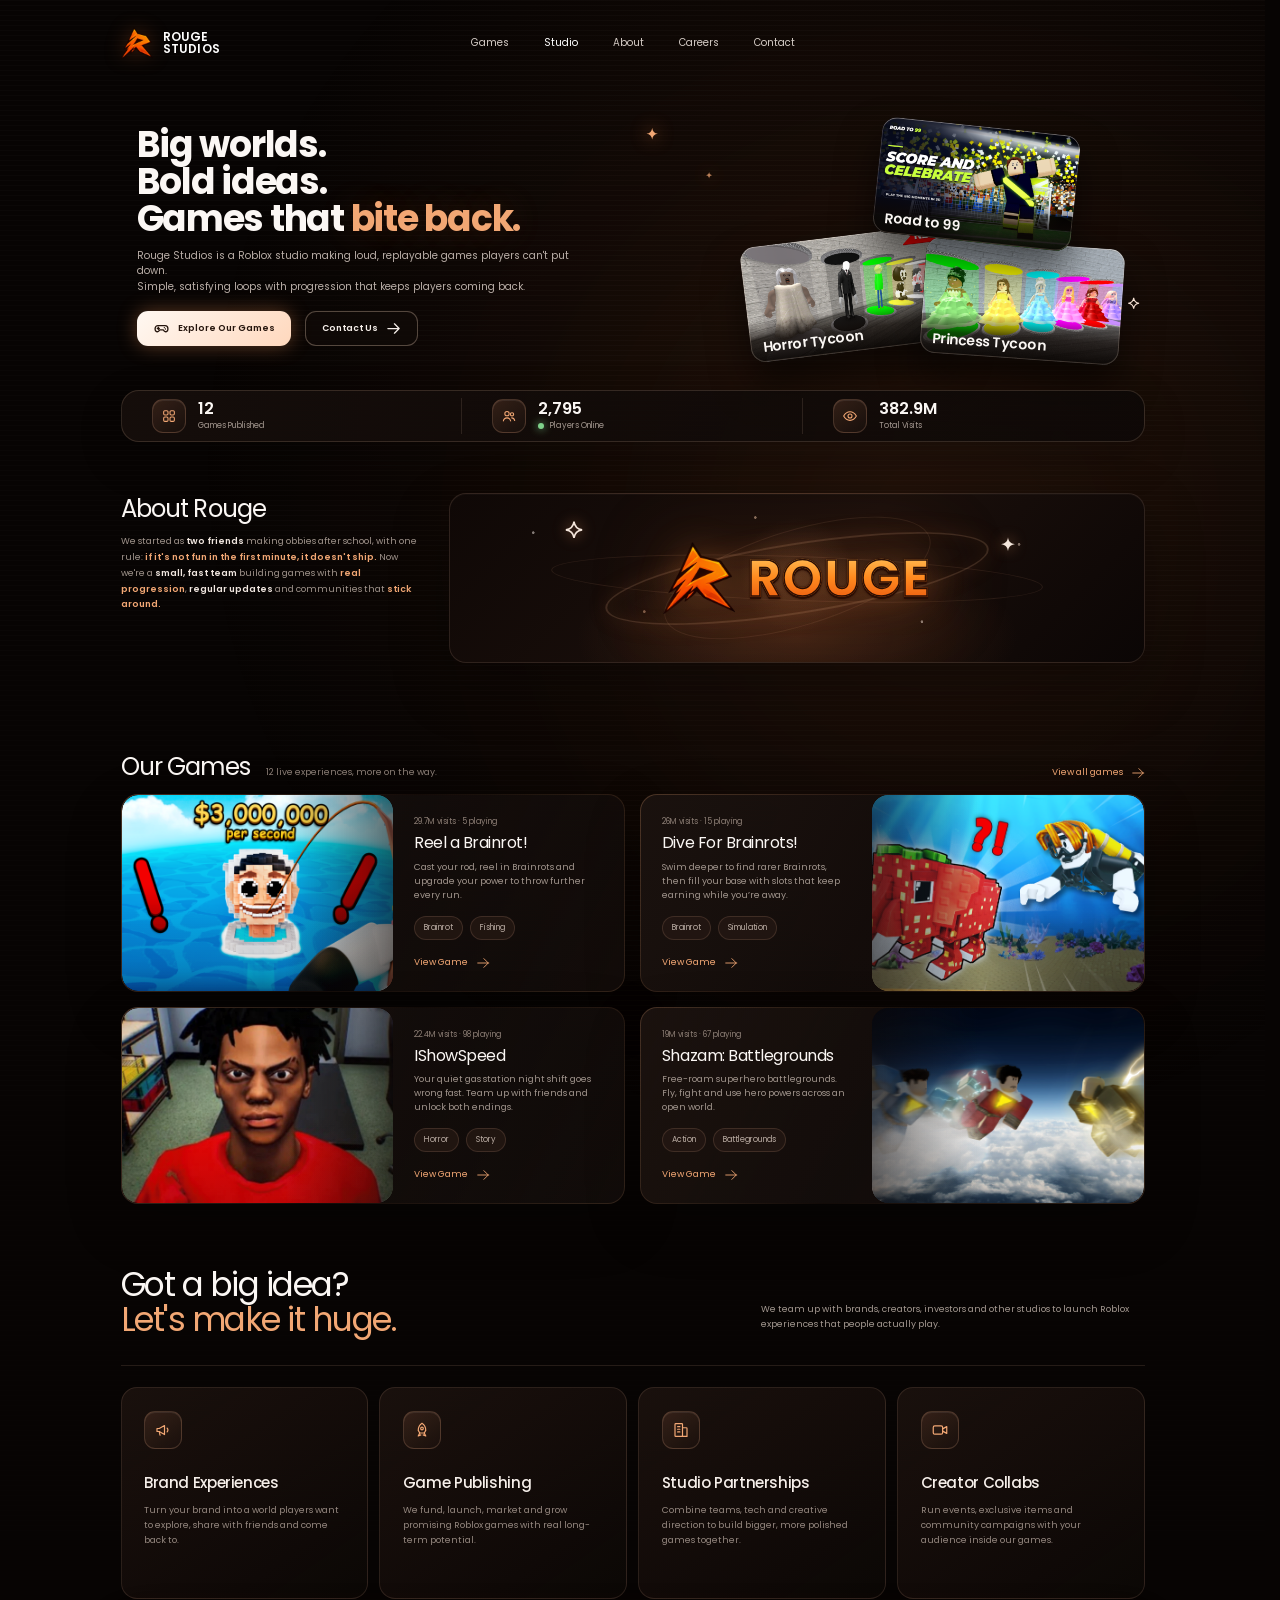
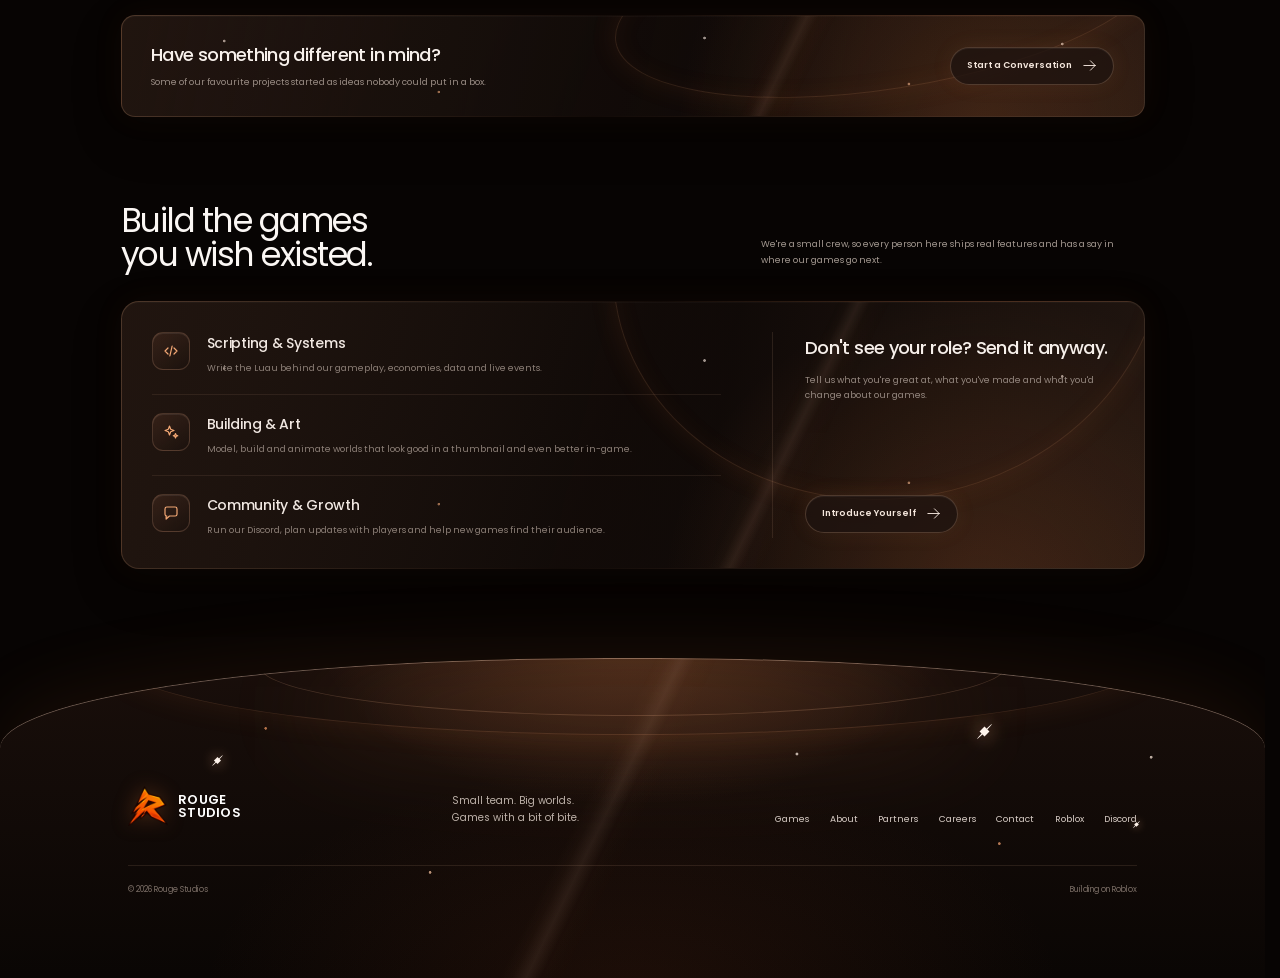
<file: index.html>
<!doctype html>
<html lang="en">
<head>
<meta charset="utf-8">
<meta name="viewport" content="width=device-width, initial-scale=1">
<title>Rouge Studios</title>
<meta name="description" content="Rouge Studios is a Roblox game studio building loud, replayable games players keep coming back to.">
<link rel="preconnect" href="https://fonts.googleapis.com">
<link rel="preconnect" href="https://fonts.gstatic.com" crossorigin>
<link href="https://fonts.googleapis.com/css2?family=Poppins:wght@400;500;600;700&display=swap" rel="stylesheet">
<link rel="icon" type="image/png" href="images/favicon.png">
<link rel="stylesheet" href="styles.css">
</head>
<body>
<main class="page">
  <div class="ambient" aria-hidden="true"></div>

  <nav class="nav" aria-label="Primary navigation">
    <a class="brand" href="index.html" aria-label="Rouge Studios home">
      <img class="brand-icon" src="images/rex-icon.png" alt="" width="40" height="40">
      <span class="brand-text">ROUGE<span>STUDIOS</span></span>
    </a>
    <div class="links">
      <a href="games.html">Games</a>
      <a href="index.html" aria-current="page">Studio</a>
      <a href="#about">About</a>
      <a href="#careers">Careers</a>
      <a href="contact.html">Contact</a>
    </div>
  </nav>

  <!-- hero -->
  <section class="hero wrap">
    <div class="copy">
      <h1>Big worlds.<br>Bold ideas.<br>Games that <span>bite back.</span></h1>
      <p>Rouge Studios is a Roblox studio making loud, replayable games players can't put down.<br class="desk">
        Simple, satisfying loops with progression that keeps players coming back.</p>
      <div class="actions">
        <a class="primary" href="games.html">
          <svg viewBox="0 0 24 24" fill="none" stroke="currentColor" stroke-linecap="round" stroke-linejoin="round" aria-hidden="true"><path d="M7 8h10a4 4 0 0 1 4 4v1.5a3 3 0 0 1-5.4 1.8L14.5 14h-5l-1.1 1.3A3 3 0 0 1 3 13.5V12a4 4 0 0 1 4-4Z"/><path d="M7.5 10.25v3M6 11.75h3"/><path d="M16 10.75h.01M17.5 12.75h.01"/></svg>
          Explore Our Games
        </a>
        <a class="secondary" href="contact.html">Contact Us
          <svg viewBox="0 0 24 24" fill="none" stroke="currentColor" aria-hidden="true"><path stroke-linecap="round" stroke-linejoin="round" d="M13.5 4.5 21 12m0 0-7.5 7.5M21 12H3"/></svg>
        </a>
      </div>
    </div>

    <div class="showcase" aria-label="Featured games">
      <svg class="spark one" viewBox="0 0 24 24" fill="currentColor" aria-hidden="true"><path d="M12 2.5c.6 4.6 2.9 6.9 7.5 7.5-4.6.6-6.9 2.9-7.5 7.5-.6-4.6-2.9-6.9-7.5-7.5 4.6-.6 6.9-2.9 7.5-7.5Z"/></svg>
      <svg class="spark two" viewBox="0 0 24 24" fill="none" stroke="currentColor" stroke-width="1.5" aria-hidden="true"><path d="M12 2.5c.6 4.6 2.9 6.9 7.5 7.5-4.6.6-6.9 2.9-7.5 7.5-.6-4.6-2.9-6.9-7.5-7.5 4.6-.6 6.9-2.9 7.5-7.5Z"/></svg>
      <svg class="spark three" viewBox="0 0 24 24" fill="currentColor" aria-hidden="true"><path d="M12 2.5c.6 4.6 2.9 6.9 7.5 7.5-4.6.6-6.9 2.9-7.5 7.5-.6-4.6-2.9-6.9-7.5-7.5 4.6-.6 6.9-2.9 7.5-7.5Z"/></svg>

      <a class="hero-card card-a" href="https://www.roblox.com/games/81756717060295" target="_blank" rel="noopener noreferrer" aria-label="Play Road to 99: Football Career on Roblox">
        <img class="cover" src="images/road-to-99.png" alt="">
        <div class="card-info"><h2>Road to 99</h2></div>
      </a>
      <a class="hero-card card-b" href="https://www.roblox.com/games/5189834468" target="_blank" rel="noopener noreferrer" aria-label="Play Horror Tycoon on Roblox">
        <img class="cover" src="images/horror-tycoon.png" alt="">
        <div class="card-info"><h2>Horror Tycoon</h2></div>
      </a>
      <a class="hero-card card-c" href="https://www.roblox.com/games/15306809513" target="_blank" rel="noopener noreferrer" aria-label="Play Princess Tycoon on Roblox">
        <img class="cover" src="images/princess-tycoon.png" alt="">
        <div class="card-info"><h2>Princess Tycoon</h2></div>
      </a>
    </div>
  </section>

  <!-- stats -->
  <section class="stats wrap" id="studio">
    <div class="stat">
      <span class="icon-box"><svg viewBox="0 0 24 24" fill="none" stroke="currentColor" stroke-linejoin="round" aria-hidden="true"><rect x="4" y="4" width="6.5" height="6.5" rx="1.75"/><rect x="13.5" y="4" width="6.5" height="6.5" rx="1.75"/><rect x="4" y="13.5" width="6.5" height="6.5" rx="1.75"/><rect x="13.5" y="13.5" width="6.5" height="6.5" rx="1.75"/></svg></span>
      <div><strong data-stat="games">12</strong><small>Games Published</small></div>
    </div>
    <div class="stat">
      <span class="icon-box"><svg viewBox="0 0 24 24" fill="none" stroke="currentColor" stroke-linecap="round" aria-hidden="true"><circle cx="9" cy="8.5" r="3.25"/><path d="M3.5 19.5c.6-3 2.8-4.75 5.5-4.75s4.9 1.75 5.5 4.75"/><circle cx="16.5" cy="9.5" r="2.5"/><path d="M16 14.75c2.3 0 3.9 1.5 4.5 4"/></svg></span>
      <div><strong data-stat="playing">2,795</strong><small><span class="live" aria-hidden="true"></span>Players Online</small></div>
    </div>
    <div class="stat">
      <span class="icon-box"><svg viewBox="0 0 24 24" fill="none" stroke="currentColor" stroke-linecap="round" stroke-linejoin="round" aria-hidden="true"><path d="M2.5 12S6 5.5 12 5.5 21.5 12 21.5 12 18 18.5 12 18.5 2.5 12 2.5 12Z"/><circle cx="12" cy="12" r="3"/></svg></span>
      <div><strong data-stat="visits">382.9M</strong><small>Total Visits</small></div>
    </div>
  </section>

  <!-- about -->
  <section class="about wrap" id="about">
    <div class="about-copy">
      <h2>About Rouge</h2>
      <p>We started as <b>two friends</b> making obbies after school, with one rule: <em>if it's not fun in the first minute, it doesn't ship.</em> Now we're a <b>small, fast team</b> building games with <em>real progression</em>, <b>regular updates</b> and communities that <em>stick around.</em></p>
    </div>
    <div class="about-visual" aria-hidden="true">
      <span class="orbit"></span>
      <svg class="spark one" viewBox="0 0 24 24" fill="none" stroke="currentColor" stroke-width="1.5"><path d="M12 2.5c.6 4.6 2.9 6.9 7.5 7.5-4.6.6-6.9 2.9-7.5 7.5-.6-4.6-2.9-6.9-7.5-7.5 4.6-.6 6.9-2.9 7.5-7.5Z"/></svg>
      <svg class="spark two" viewBox="0 0 24 24" fill="currentColor"><path d="M12 2.5c.6 4.6 2.9 6.9 7.5 7.5-4.6.6-6.9 2.9-7.5 7.5-.6-4.6-2.9-6.9-7.5-7.5 4.6-.6 6.9-2.9 7.5-7.5Z"/></svg>
      <span class="about-lockup" role="img" aria-label="Rouge Studios"><img class="about-icon" src="images/rex-icon.png" alt="" width="192" height="192"><span class="about-word">ROUGE</span></span>
    </div>
  </section>

  <!-- games -->
  <section class="games-section wrap">
    <div class="section-heading">
      <div class="title-row">
        <h2>Our Games</h2>
        <p><span data-stat="games">12</span> live experiences, more on the way.</p>
      </div>
      <a href="games.html">View all games
        <svg viewBox="0 0 24 24" fill="none" stroke="currentColor" stroke-width="1.5" aria-hidden="true"><path stroke-linecap="round" stroke-linejoin="round" d="M13.5 4.5 21 12m0 0-7.5 7.5M21 12H3"/></svg>
      </a>
    </div>
    <div class="game-list" id="featured-games"></div>
  </section>

  <!-- partners -->
  <section class="partners wrap" id="partners">
    <div class="split-intro">
      <h2>Got a big idea?<br><span>Let's make it huge.</span></h2>
      <p>We team up with brands, creators, investors and other studios to launch Roblox experiences that people actually play.</p>
    </div>

    <div class="partner-grid">
      <article class="partner-card">
        <span class="icon-box"><svg viewBox="0 0 24 24" fill="none" stroke="currentColor" stroke-linecap="round" stroke-linejoin="round" aria-hidden="true"><path d="M4 10v4h3l7 4V6l-7 4H4Z"/><path d="M17.5 9.5a3.5 3.5 0 0 1 0 5"/><path d="M7 14l1 5"/></svg></span>
        <h3>Brand Experiences</h3>
        <p>Turn your brand into a world players want to explore, share with friends and come back to.</p>
      </article>
      <article class="partner-card">
        <span class="icon-box"><svg viewBox="0 0 24 24" fill="none" stroke="currentColor" stroke-linecap="round" stroke-linejoin="round" aria-hidden="true"><path d="M12 3c3 2 5 5.5 5 9.5L15 16H9l-2-3.5C7 8.5 9 5 12 3Z"/><circle cx="12" cy="10" r="1.75"/><path d="M9 16l-2 4 3.5-1.5M15 16l2 4-3.5-1.5"/></svg></span>
        <h3>Game Publishing</h3>
        <p>We fund, launch, market and grow promising Roblox games with real long-term potential.</p>
      </article>
      <article class="partner-card">
        <span class="icon-box"><svg viewBox="0 0 24 24" fill="none" stroke="currentColor" stroke-linecap="round" stroke-linejoin="round" aria-hidden="true"><rect x="4" y="3.5" width="10" height="17" rx="1"/><path d="M14 9h5a1 1 0 0 1 1 1v10.5h-6M7.5 7.5h3M7.5 11h3M7.5 14.5h3"/></svg></span>
        <h3>Studio Partnerships</h3>
        <p>Combine teams, tech and creative direction to build bigger, more polished games together.</p>
      </article>
      <article class="partner-card">
        <span class="icon-box"><svg viewBox="0 0 24 24" fill="none" stroke="currentColor" stroke-linecap="round" stroke-linejoin="round" aria-hidden="true"><rect x="3" y="6.5" width="12.5" height="11" rx="2"/><path d="M15.5 10.5 21 7.5v9l-5.5-3"/></svg></span>
        <h3>Creator Collabs</h3>
        <p>Run events, exclusive items and community campaigns with your audience inside our games.</p>
      </article>
    </div>

    <div class="partner-cta glow-panel">
      <div>
        <h3>Have something different in mind?</h3>
        <p>Some of our favourite projects started as ideas nobody could put in a box.</p>
      </div>
      <a class="pill-link" href="contact.html">Start a Conversation
        <svg viewBox="0 0 24 24" fill="none" stroke="currentColor" stroke-width="1.5" aria-hidden="true"><path stroke-linecap="round" stroke-linejoin="round" d="M13.5 4.5 21 12m0 0-7.5 7.5M21 12H3"/></svg>
      </a>
    </div>
  </section>

  <!-- careers -->
  <section class="careers wrap" id="careers">
    <div class="split-intro">
      <h2>Build the games<br>you wish existed.</h2>
      <p>We're a small crew, so every person here ships real features and has a say in where our games go next.</p>
    </div>

    <div class="careers-content glow-panel">
      <div class="career-paths">
        <article>
          <span class="icon-box"><svg viewBox="0 0 24 24" fill="none" stroke="currentColor" stroke-linecap="round" stroke-linejoin="round" aria-hidden="true"><path d="M8 8l-4 4 4 4M16 8l4 4-4 4M13.5 5.5l-3 13"/></svg></span>
          <div>
            <h3>Scripting &amp; Systems</h3>
            <p>Write the Luau behind our gameplay, economies, data and live events.</p>
          </div>
        </article>
        <article>
          <span class="icon-box"><svg viewBox="0 0 24 24" fill="none" stroke="currentColor" stroke-linejoin="round" aria-hidden="true"><path d="M10 4l1.6 4.4L16 10l-4.4 1.6L10 16l-1.6-4.4L4 10l4.4-1.6Z"/><path d="M18 14l.8 2.2L21 17l-2.2.8L18 20l-.8-2.2L15 17l2.2-.8Z"/></svg></span>
          <div>
            <h3>Building &amp; Art</h3>
            <p>Model, build and animate worlds that look good in a thumbnail and even better in-game.</p>
          </div>
        </article>
        <article>
          <span class="icon-box"><svg viewBox="0 0 24 24" fill="none" stroke="currentColor" stroke-linejoin="round" aria-hidden="true"><path d="M4 6.5A2.5 2.5 0 0 1 6.5 4h11A2.5 2.5 0 0 1 20 6.5v7a2.5 2.5 0 0 1-2.5 2.5H10l-4.5 4v-4H6.5A2.5 2.5 0 0 1 4 13.5Z"/></svg></span>
          <div>
            <h3>Community &amp; Growth</h3>
            <p>Run our Discord, plan updates with players and help new games find their audience.</p>
          </div>
        </article>
      </div>

      <div class="career-note">
        <h3>Don't see your role? Send it anyway.</h3>
        <p>Tell us what you're great at, what you've made and what you'd change about our games.</p>
        <a class="pill-link" href="contact.html">Introduce Yourself
          <svg viewBox="0 0 24 24" fill="none" stroke="currentColor" stroke-width="1.5" aria-hidden="true"><path stroke-linecap="round" stroke-linejoin="round" d="M13.5 4.5 21 12m0 0-7.5 7.5M21 12H3"/></svg>
        </a>
      </div>
    </div>
  </section>

  <footer class="footer">
    <div class="footer-sky" aria-hidden="true">
      <span class="arc"></span><span class="arc-inner"></span><span class="beam"></span>
      <span class="star s1"></span><span class="star s2"></span><span class="star s3"></span>
    </div>
    <div class="footer-content">
      <a class="brand" href="index.html" aria-label="Rouge Studios home">
        <img class="brand-icon" src="images/rex-icon.png" alt="" width="40" height="40">
        <span class="brand-text">ROUGE<span>STUDIOS</span></span>
      </a>
      <p>Small team. Big worlds.<br>Games with a bit of bite.</p>
      <div class="footer-links">
        <a href="games.html">Games</a>
        <a href="index.html#about">About</a>
        <a href="index.html#partners">Partners</a>
        <a href="index.html#careers">Careers</a>
        <a href="contact.html">Contact</a>
        <a href="#" target="_blank" rel="noopener noreferrer">Roblox</a>
        <a href="#" target="_blank" rel="noopener noreferrer">Discord</a>
      </div>
    </div>
    <div class="footer-bottom">
      <span>&copy; 2026 Rouge Studios</span>
      <span>Building on Roblox</span>
    </div>
  </footer>
</main>

<script src="games.js"></script>
<script>
  // most-visited games that aren't already in the hero
  const featured = GAMES.filter(g => !g.hero).sort((a, b) => b.visits - a.visits).slice(0, 4);
  renderGames(document.getElementById('featured-games'), featured);
  updateStats();
  refreshLive();
</script>
</body>
</html>
</file>
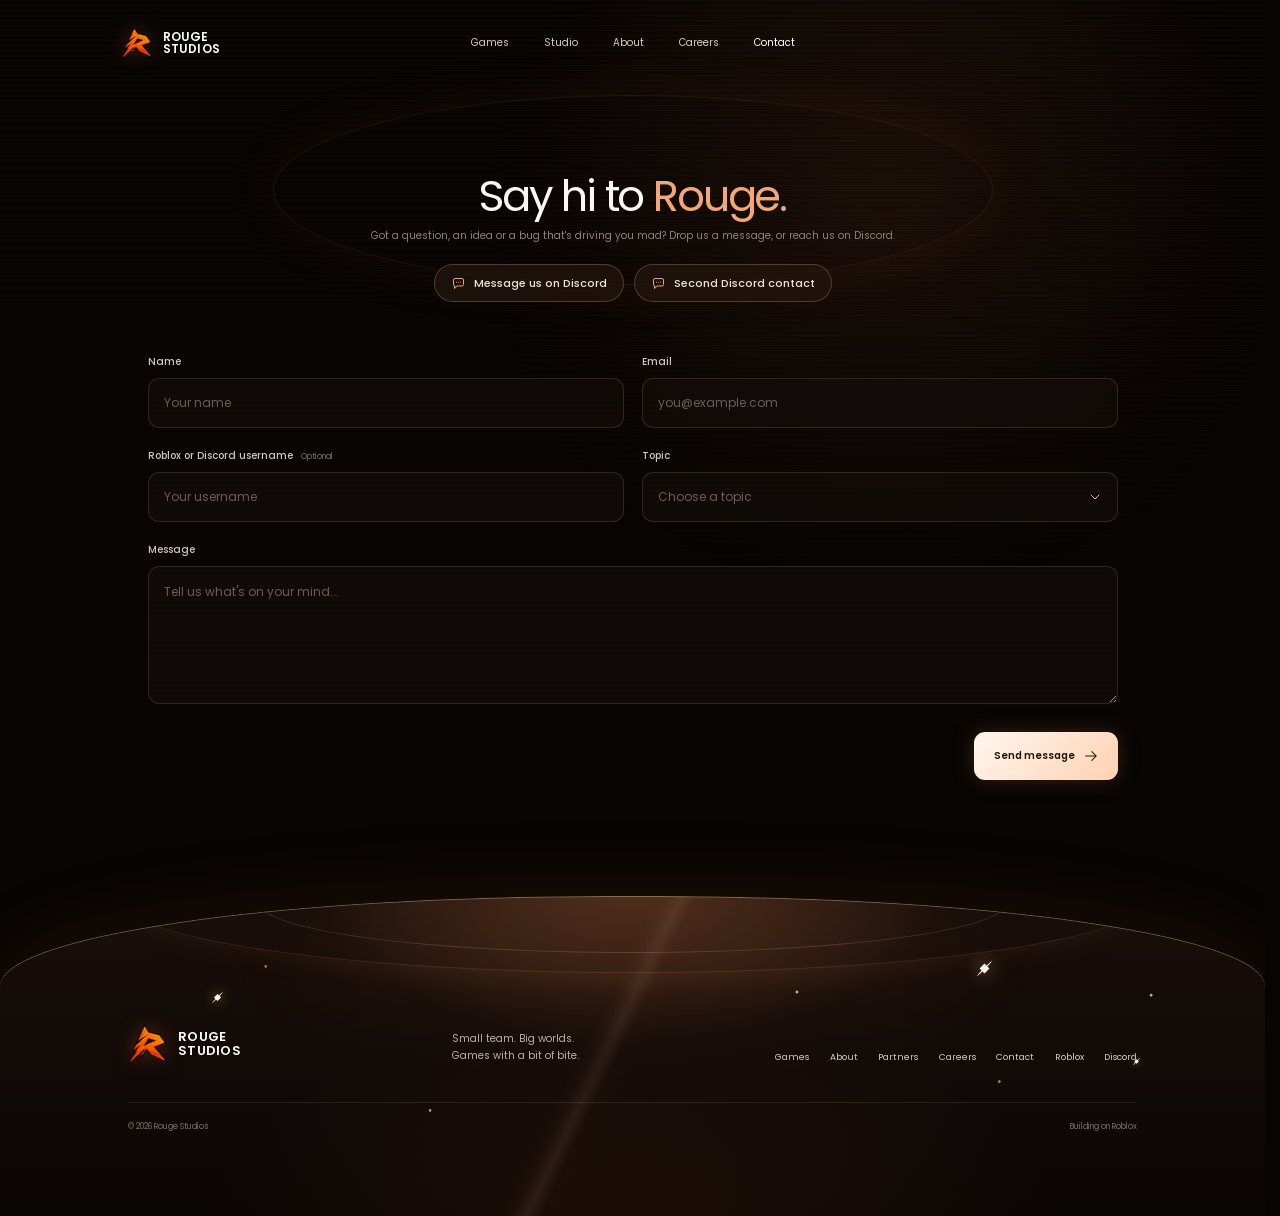
<file: contact.html>
<!doctype html>
<html lang="en">
<head>
<meta charset="utf-8">
<meta name="viewport" content="width=device-width, initial-scale=1">
<title>Contact — Rouge Studios</title>
<meta name="description" content="Get in touch with Rouge Studios.">
<link rel="preconnect" href="https://fonts.googleapis.com">
<link rel="preconnect" href="https://fonts.gstatic.com" crossorigin>
<link href="https://fonts.googleapis.com/css2?family=Poppins:wght@400;500;600;700&display=swap" rel="stylesheet">
<link rel="icon" type="image/png" href="images/favicon.png">
<link rel="stylesheet" href="styles.css">
</head>
<body>
<main class="page">

  <nav class="nav" aria-label="Primary navigation">
    <a class="brand" href="index.html" aria-label="Rouge Studios home">
      <img class="brand-icon" src="images/rex-icon.png" alt="" width="40" height="40">
      <span class="brand-text">ROUGE<span>STUDIOS</span></span>
    </a>
    <div class="links">
      <a href="games.html">Games</a>
      <a href="index.html">Studio</a>
      <a href="index.html#about">About</a>
      <a href="index.html#careers">Careers</a>
      <a href="contact.html" aria-current="page">Contact</a>
    </div>
  </nav>

  <section class="contact wrap">
    <form id="contact-form" novalidate>
      <header class="form-header">
        <h1>Say hi to <span>Rouge.</span></h1>
        <p>Got a question, an idea or a bug that's driving you mad? Drop us a message, or reach us on Discord.</p>
        <div class="discord-links">
          <a href="https://discord.com/users/909657189277368340" target="_blank" rel="noopener noreferrer">
            <svg viewBox="0 0 24 24" fill="none" stroke="currentColor" stroke-width="1.6" stroke-linejoin="round" aria-hidden="true"><path d="M4 6.5A2.5 2.5 0 0 1 6.5 4h11A2.5 2.5 0 0 1 20 6.5v7a2.5 2.5 0 0 1-2.5 2.5H10l-4.5 4v-4H6.5A2.5 2.5 0 0 1 4 13.5Z"/><path stroke-linecap="round" d="M9 10h.01M12 10h.01M15 10h.01"/></svg>
            Message us on Discord
          </a>
          <a href="https://discord.com/users/802145923466919977" target="_blank" rel="noopener noreferrer">
            <svg viewBox="0 0 24 24" fill="none" stroke="currentColor" stroke-width="1.6" stroke-linejoin="round" aria-hidden="true"><path d="M4 6.5A2.5 2.5 0 0 1 6.5 4h11A2.5 2.5 0 0 1 20 6.5v7a2.5 2.5 0 0 1-2.5 2.5H10l-4.5 4v-4H6.5A2.5 2.5 0 0 1 4 13.5Z"/><path stroke-linecap="round" d="M9 10h.01M12 10h.01M15 10h.01"/></svg>
            Second Discord contact
          </a>
        </div>
      </header>

      <div class="fields">
        <div class="two-col">
          <label><span>Name</span>
            <input type="text" name="name" placeholder="Your name" minlength="2" maxlength="80" required>
          </label>
          <label><span>Email</span>
            <input type="email" name="email" placeholder="you@example.com" maxlength="120" required>
          </label>
        </div>
        <div class="two-col">
          <label><span>Roblox or Discord username <em>Optional</em></span>
            <input type="text" name="handle" placeholder="Your username" maxlength="100">
          </label>
          <div class="field"><span>Topic</span>
            <span class="select" id="topic">
              <input type="hidden" name="topic" value="">
              <button class="select-trigger" type="button" aria-haspopup="listbox" aria-expanded="false">
                <span>Choose a topic</span>
                <svg viewBox="0 0 24 24" fill="none" stroke="currentColor" stroke-width="1.5" aria-hidden="true"><path stroke-linecap="round" stroke-linejoin="round" d="m6 9 6 6 6-6"/></svg>
              </button>
              <span class="select-menu" role="listbox">
                <button type="button" role="option">General question</button>
                <button type="button" role="option">Game feedback</button>
                <button type="button" role="option">Bug report</button>
                <button type="button" role="option">Creator collab</button>
                <button type="button" role="option">Business partnership</button>
                <button type="button" role="option">Jobs</button>
                <button type="button" role="option">Something else</button>
              </span>
            </span>
          </div>
        </div>
        <label><span>Message</span>
          <textarea name="message" placeholder="Tell us what's on your mind..." minlength="20" maxlength="1800" rows="5" required></textarea>
        </label>
        <div class="form-footer">
          <p class="feedback" aria-live="polite"></p>
          <button type="submit">Send message
            <svg viewBox="0 0 24 24" fill="none" stroke="currentColor" stroke-width="1.8" aria-hidden="true"><path stroke-linecap="round" stroke-linejoin="round" d="M13.5 4.5 21 12m0 0-7.5 7.5M21 12H3"/></svg>
          </button>
        </div>
      </div>
    </form>
  </section>

  <footer class="footer">
    <div class="footer-sky" aria-hidden="true">
      <span class="arc"></span><span class="arc-inner"></span><span class="beam"></span>
      <span class="star s1"></span><span class="star s2"></span><span class="star s3"></span>
    </div>
    <div class="footer-content">
      <a class="brand" href="index.html" aria-label="Rouge Studios home">
        <img class="brand-icon" src="images/rex-icon.png" alt="" width="40" height="40">
        <span class="brand-text">ROUGE<span>STUDIOS</span></span>
      </a>
      <p>Small team. Big worlds.<br>Games with a bit of bite.</p>
      <div class="footer-links">
        <a href="games.html">Games</a>
        <a href="index.html#about">About</a>
        <a href="index.html#partners">Partners</a>
        <a href="index.html#careers">Careers</a>
        <a href="contact.html">Contact</a>
        <a href="#" target="_blank" rel="noopener noreferrer">Roblox</a>
        <a href="#" target="_blank" rel="noopener noreferrer">Discord</a>
      </div>
    </div>
    <div class="footer-bottom">
      <span>&copy; 2026 Rouge Studios</span>
      <span>Building on Roblox</span>
    </div>
  </footer>

</main>

<script>
  // topic dropdown
  const select = document.getElementById('topic');
  const trigger = select.querySelector('.select-trigger');
  const hidden = select.querySelector('input');
  const options = select.querySelectorAll('[role=option]');

  function setOpen(open) {
    select.classList.toggle('open', open);
    trigger.setAttribute('aria-expanded', open);
  }
  trigger.addEventListener('click', () => setOpen(!select.classList.contains('open')));
  options.forEach(opt => {
    opt.addEventListener('click', () => {
      options.forEach(o => o.setAttribute('aria-selected', 'false'));
      opt.setAttribute('aria-selected', 'true');
      hidden.value = opt.textContent;
      trigger.querySelector('span').textContent = opt.textContent;
      trigger.classList.add('chosen');
      setOpen(false);
      trigger.focus();
    });
  });
  document.addEventListener('click', e => { if (!select.contains(e.target)) setOpen(false); });
  document.addEventListener('keydown', e => { if (e.key === 'Escape') setOpen(false); });

  // form
  // TODO: this only checks the fields. To actually receive messages, send them to a
  // form service (Formspree, Basin, etc.) or your own backend inside the submit handler.
  const form = document.getElementById('contact-form');
  const feedback = form.querySelector('.feedback');
  const okIcon = '<svg viewBox="0 0 24 24" fill="none" stroke="currentColor" stroke-width="1.6" aria-hidden="true"><circle cx="12" cy="12" r="9"/><path stroke-linecap="round" stroke-linejoin="round" d="m8.5 12.5 2.5 2.5 4.5-5"/></svg>';

  form.addEventListener('submit', e => {
    e.preventDefault();
    feedback.classList.remove('error');
    if (!form.checkValidity()) {
      feedback.classList.add('error');
      feedback.textContent = 'Please add your name, a valid email and a message of at least 20 characters.';
      return;
    }
    if (!hidden.value) {
      feedback.classList.add('error');
      feedback.textContent = 'Pick a topic so we know who should reply.';
      return;
    }
    feedback.innerHTML = okIcon + 'Thanks! We’ll get back to you soon.';
    form.reset();
    hidden.value = '';
    trigger.querySelector('span').textContent = 'Choose a topic';
    trigger.classList.remove('chosen');
    options.forEach(o => o.setAttribute('aria-selected', 'false'));
  });
</script>
</body>
</html>
</file>
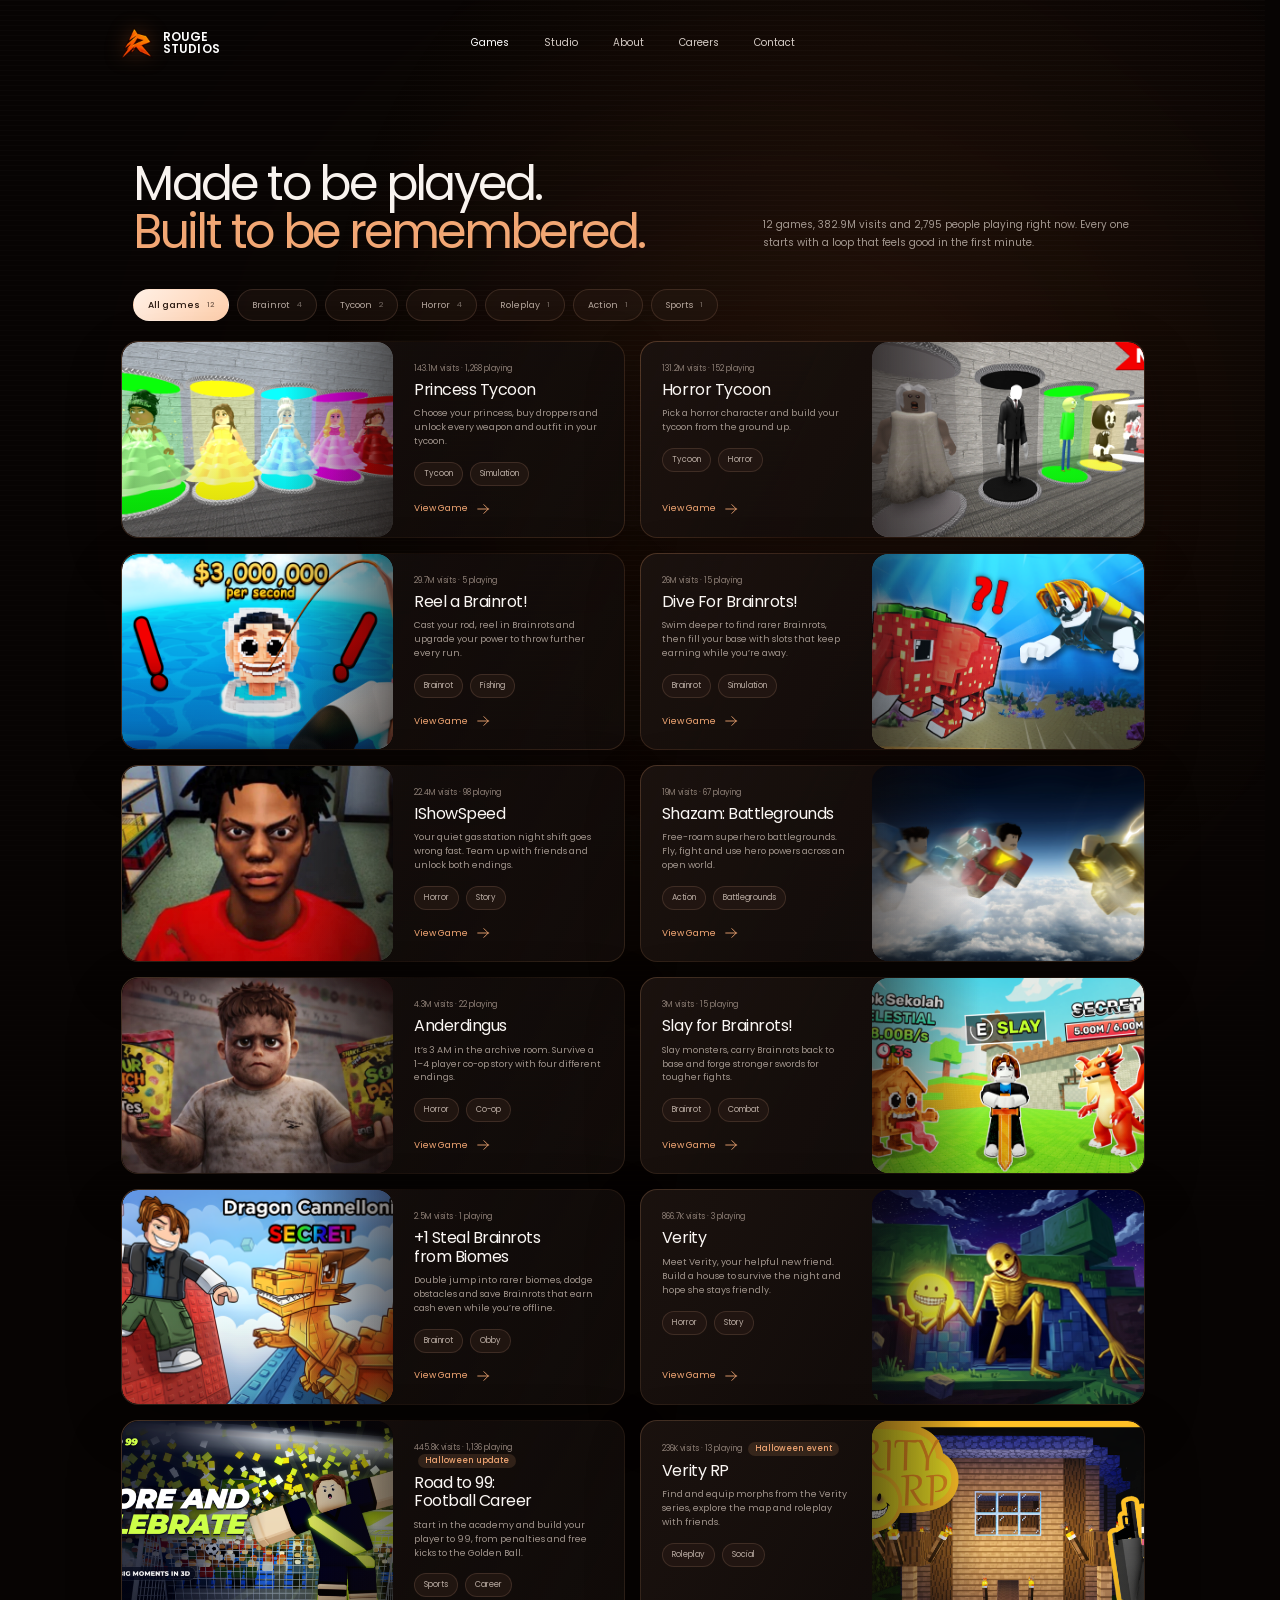
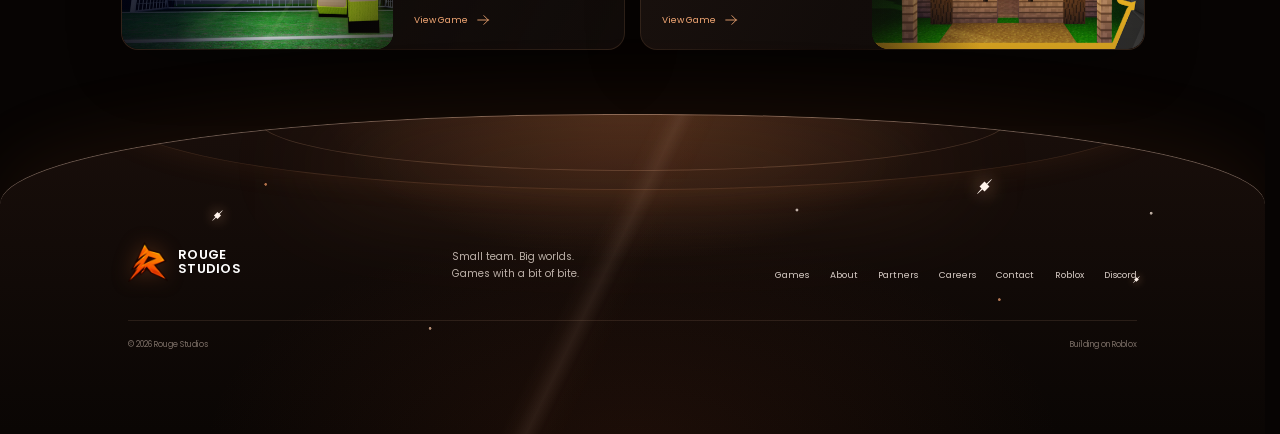
<file: games.html>
<!doctype html>
<html lang="en">
<head>
<meta charset="utf-8">
<meta name="viewport" content="width=device-width, initial-scale=1">
<title>Our Games — Rouge Studios</title>
<meta name="description" content="Games built by Rouge Studios.">
<link rel="preconnect" href="https://fonts.googleapis.com">
<link rel="preconnect" href="https://fonts.gstatic.com" crossorigin>
<link href="https://fonts.googleapis.com/css2?family=Poppins:wght@400;500;600;700&display=swap" rel="stylesheet">
<link rel="icon" type="image/png" href="images/favicon.png">
<link rel="stylesheet" href="styles.css">
</head>
<body>
<main class="page">

  <nav class="nav" aria-label="Primary navigation">
    <a class="brand" href="index.html" aria-label="Rouge Studios home">
      <img class="brand-icon" src="images/rex-icon.png" alt="" width="40" height="40">
      <span class="brand-text">ROUGE<span>STUDIOS</span></span>
    </a>
    <div class="links">
      <a href="games.html" aria-current="page">Games</a>
      <a href="index.html">Studio</a>
      <a href="index.html#about">About</a>
      <a href="index.html#careers">Careers</a>
      <a href="contact.html">Contact</a>
    </div>
  </nav>

  <section class="games-page wrap">
    <header class="header">
      <h1>Made to be played.<br><em>Built to be remembered.</em></h1>
      <p><span data-stat="games">12</span> games, <span data-stat="visits">382.9M</span> visits and <span data-stat="playing">2,795</span> people playing right now. Every one starts with a loop that feels good in the first minute.</p>
    </header>

    <div class="filters" aria-label="Filter games">
      <button class="active" data-filter="all">All games <small></small></button>
      <button data-filter="brainrot">Brainrot <small></small></button>
      <button data-filter="tycoon">Tycoon <small></small></button>
      <button data-filter="horror">Horror <small></small></button>
      <button data-filter="roleplay">Roleplay <small></small></button>
      <button data-filter="action">Action <small></small></button>
      <button data-filter="sports">Sports <small></small></button>
    </div>

    <div class="game-list" id="all-games"></div>
  </section>

  <footer class="footer">
    <div class="footer-sky" aria-hidden="true">
      <span class="arc"></span><span class="arc-inner"></span><span class="beam"></span>
      <span class="star s1"></span><span class="star s2"></span><span class="star s3"></span>
    </div>
    <div class="footer-content">
      <a class="brand" href="index.html" aria-label="Rouge Studios home">
        <img class="brand-icon" src="images/rex-icon.png" alt="" width="40" height="40">
        <span class="brand-text">ROUGE<span>STUDIOS</span></span>
      </a>
      <p>Small team. Big worlds.<br>Games with a bit of bite.</p>
      <div class="footer-links">
        <a href="games.html">Games</a>
        <a href="index.html#about">About</a>
        <a href="index.html#partners">Partners</a>
        <a href="index.html#careers">Careers</a>
        <a href="contact.html">Contact</a>
        <a href="#" target="_blank" rel="noopener noreferrer">Roblox</a>
        <a href="#" target="_blank" rel="noopener noreferrer">Discord</a>
      </div>
    </div>
    <div class="footer-bottom">
      <span>&copy; 2026 Rouge Studios</span>
      <span>Building on Roblox</span>
    </div>
  </footer>

</main>

<script src="games.js"></script>
<script>
  const list = document.getElementById('all-games');
  const buttons = document.querySelectorAll('.filters button');
  const byVisits = [...GAMES].sort((a, b) => b.visits - a.visits);

  buttons.forEach(btn => {
    const f = btn.dataset.filter;
    const count = f === 'all' ? GAMES.length : GAMES.filter(g => g.filters.includes(f)).length;
    btn.querySelector('small').textContent = count;
  });

  function show(f) {
    // re-render so the left/right image layout stays alternating after filtering
    renderGames(list, f === 'all' ? byVisits : byVisits.filter(g => g.filters.includes(f)));
  }

  buttons.forEach(btn => {
    btn.addEventListener('click', () => {
      buttons.forEach(b => b.classList.remove('active'));
      btn.classList.add('active');
      show(btn.dataset.filter);
      updateStats();
    });
  });

  show('all');
  updateStats();
  refreshLive();
</script>
</body>
</html>
</file>
<file: styles.css>
:root {
  --background: #070403;
  --foreground: #fbf7f4;
  --accent: #f2a774;
  --muted: #a39890;
  --line: rgba(222, 170, 135, 0.16);
}

*, *::before, *::after { box-sizing: border-box; margin: 0; padding: 0; }
html { scrollbar-gutter: stable; scroll-padding-top: 88px; }
body {
  background: var(--background);
  color: var(--foreground);
  font-family: "Poppins", Arial, Helvetica, sans-serif;
  -webkit-font-smoothing: antialiased;
}
a { color: inherit; text-decoration: none; }
button { font: inherit; color: inherit; background: none; border: 0; cursor: pointer; }
img, svg { display: block; }

.page {
  position: relative;
  display: flex;
  flex-direction: column;
  min-height: 100svh;
  padding: clamp(16px, 1.25vw, 24px) 20px 0;
  overflow-x: clip;
}

/* scanlines + warm glow, fades out down the page */
.page::before {
  content: "";
  position: absolute;
  inset: 0;
  pointer-events: none;
  background:
    radial-gradient(circle at 70% 18%, rgba(196, 104, 52, 0.13), transparent 30%),
    linear-gradient(rgba(255, 255, 255, 0.02) 1px, transparent 1px) 0 0 / 100% 5px;
  mask-image: linear-gradient(#000, transparent 85%);
}

.wrap {
  position: relative;
  z-index: 1;
  width: min(80vw, 1530px);
  margin-inline: auto;
}

/* ---------- nav ---------- */
.nav {
  position: relative;
  z-index: 50;
  display: grid;
  grid-template-columns: clamp(140px, 13.55vw, 260px) 1fr clamp(140px, 13.55vw, 260px);
  align-items: center;
  width: min(80vw, 1530px);
  height: clamp(54px, 3.34vw, 64px);
  margin-inline: auto;
}

.brand { display: inline-flex; align-items: center; gap: 10px; width: fit-content; color: #fff; }
.brand-icon { width: clamp(32px, 2.2vw, 40px); height: auto; filter: drop-shadow(0 0 10px rgba(240, 120, 50, 0.25)); }
.brand-text { font-size: clamp(12px, 0.73vw, 14px); font-weight: 600; line-height: 1.03; letter-spacing: 0.02em; }
.brand-text span { display: block; }

.links { display: flex; justify-content: center; align-items: center; gap: clamp(35px, 2.2vw, 42px); }
.links a { color: #d4cbc5; font-size: clamp(10px, 0.63vw, 12px); transition: color 0.2s; }
.links a:hover, .links a[aria-current] { color: #fff; }


/* ---------- shared buttons ---------- */
.primary, .secondary {
  display: inline-flex;
  align-items: center;
  justify-content: center;
  gap: clamp(8px, 0.63vw, 12px);
  min-height: clamp(35px, 2.73vw, 53px);
  padding: 0 clamp(16px, 1.25vw, 24px);
  border-radius: clamp(11px, 0.86vw, 17px);
  font-size: clamp(9px, 0.7vw, 14px);
  font-weight: 600;
  transition: transform 0.2s, border-color 0.2s, background 0.2s;
}
.primary {
  color: #24140c;
  background: linear-gradient(135deg, #fff8f2, #ffd8bd);
  box-shadow: 0 0 19px rgba(245, 150, 90, 0.36);
}
.primary svg { width: 17px; stroke-width: 1.9; transition: transform 0.25s; }
.primary:hover svg { transform: rotate(-14deg) scale(1.08); }
.secondary {
  color: #f6efea;
  background: rgba(18, 11, 9, 0.65);
  border: 1px solid rgba(219, 190, 170, 0.34);
}
.secondary svg { width: 15px; stroke-width: 2; transition: transform 0.22s; }
.secondary:hover { background: rgba(32, 21, 17, 0.85); border-color: rgba(255, 210, 180, 0.58); }
.secondary:hover svg { transform: translateX(4px); }
.primary:hover, .secondary:hover { transform: translateY(-2px); }
.primary:active, .secondary:active { transform: scale(0.97); }

.pill-link {
  position: relative;
  z-index: 2;
  display: inline-flex;
  align-items: center;
  gap: 10px;
  width: fit-content;
  min-height: clamp(38px, 2.6vw, 50px);
  padding: 0 clamp(16px, 1.2vw, 23px);
  border: 1px solid rgba(240, 190, 156, 0.22);
  border-radius: 999px;
  background: rgba(30, 19, 15, 0.8);
  color: #f4e6dc;
  font-size: clamp(9px, 0.66vw, 12px);
  font-weight: 600;
  box-shadow: inset 0 1px rgba(255, 255, 255, 0.05), 0 0 22px rgba(230, 140, 90, 0.08);
  transition: color 0.2s, background 0.2s, border-color 0.2s;
}
.pill-link svg { width: 15px; transition: transform 0.2s; }
.pill-link:hover { color: #24140c; background: #ffe2cf; border-color: transparent; }
.pill-link:hover svg { transform: translateX(4px); }

.icon-box {
  display: grid;
  place-items: center;
  flex: 0 0 auto;
  width: clamp(38px, 2.8vw, 54px);
  height: clamp(38px, 2.8vw, 54px);
  border: 1px solid rgba(232, 176, 140, 0.2);
  border-radius: clamp(11px, 0.8vw, 15px);
  color: var(--accent);
  background: linear-gradient(145deg, rgba(58, 36, 26, 0.84), rgba(26, 17, 13, 0.7));
  box-shadow: inset 0 1px rgba(255, 255, 255, 0.07);
}
.icon-box svg { width: 50%; stroke-width: 1.6; }

/* ---------- section headings ---------- */
.section-heading {
  display: flex;
  justify-content: space-between;
  align-items: end;
  margin-bottom: clamp(13px, 1.15vw, 20px);
}
.section-heading .title-row { display: flex; align-items: baseline; gap: clamp(14px, 1.25vw, 24px); }
.section-heading h2 { font-size: clamp(24px, 1.9vw, 36px); font-weight: 400; line-height: 1; letter-spacing: -0.035em; }
.section-heading p { color: #8c7f77; font-size: clamp(9px, 0.66vw, 12px); }
.section-heading > a { display: inline-flex; align-items: center; gap: 8px; color: var(--accent); font-size: clamp(9px, 0.66vw, 12px); transition: color 0.2s; }
.section-heading > a svg { width: 14px; transition: transform 0.2s; }
.section-heading > a:hover { color: #fff; }
.section-heading > a:hover svg { transform: translateX(4px); }

.split-intro {
  display: grid;
  grid-template-columns: 1.2fr 0.8fr;
  align-items: end;
  gap: clamp(40px, 5vw, 96px);
}
.split-intro h2 {
  font-size: clamp(30px, 2.6vw, 50px);
  font-weight: 400;
  line-height: 1.04;
  letter-spacing: -0.045em;
}
.split-intro h2 span { color: var(--accent); }
.split-intro > p {
  justify-self: end;
  max-width: 470px;
  margin-bottom: 4px;
  color: var(--muted);
  font-size: clamp(9px, 0.68vw, 13px);
  line-height: 1.75;
}

/* ---------- game cards ---------- */
.game-list {
  display: grid;
  grid-template-columns: repeat(2, minmax(0, 1fr));
  gap: clamp(14px, 1.15vw, 22px);
}

.game {
  position: relative;
  display: grid;
  grid-template-columns: 1.08fr 0.92fr;
  min-height: clamp(170px, 13.3vw, 255px);
  overflow: hidden;
  border: 1px solid transparent;
  border-radius: clamp(17px, 1.25vw, 24px);
  background:
    linear-gradient(115deg, rgba(24, 16, 13, 0.96), rgba(12, 8, 7, 0.84)) padding-box,
    linear-gradient(120deg, rgba(240, 174, 130, 0.28), rgba(150, 96, 70, 0.08) 48%, rgba(226, 164, 120, 0.2)) border-box;
  box-shadow: 0 20px 55px rgba(0, 0, 0, 0.24);
  transition: transform 0.28s, box-shadow 0.28s;
}
.game[hidden] { display: none; }
.game.reverse { grid-template-columns: 0.92fr 1.08fr; }
.game:hover { transform: translateY(-4px); box-shadow: 0 28px 65px rgba(0, 0, 0, 0.34), 0 0 30px rgba(214, 112, 60, 0.08); }

.game-image {
  position: relative;
  min-width: 0;
  overflow: hidden;
  border-radius: clamp(16px, 1.18vw, 23px);
  background: #140c09;
}
.badge {
  display: inline-block;
  margin-left: 4px;
  padding: 1px 7px;
  border-radius: 999px;
  background: rgba(242, 167, 116, 0.14);
  color: var(--accent);
  font-weight: 500;
}
.game-image::after {
  content: "";
  position: absolute;
  inset: 0;
  z-index: 2;
  pointer-events: none;
  border-radius: inherit;
  background:
    linear-gradient(90deg, transparent 60%, rgba(14, 9, 7, 0.58)),
    linear-gradient(transparent 55%, rgba(10, 6, 4, 0.2));
}
.game.reverse .game-image::after {
  background:
    linear-gradient(270deg, transparent 60%, rgba(14, 9, 7, 0.58)),
    linear-gradient(transparent 55%, rgba(10, 6, 4, 0.2));
}
.game-image img {
  position: absolute;
  inset: 0;
  z-index: 1;
  width: 100%;
  height: 100%;
  object-fit: cover;
  border-radius: inherit;
  filter: saturate(0.92) contrast(1.04);
  transition: transform 0.5s cubic-bezier(0.2, 0.7, 0.2, 1), filter 0.35s;
}
.game:hover .game-image img { transform: scale(1.045); filter: saturate(1.05) contrast(1.06); }

.game-copy {
  display: flex;
  flex-direction: column;
  align-items: flex-start;
  min-width: 0;
  padding: clamp(20px, 1.65vw, 32px);
}
.visits {
  margin-bottom: 6px;
  color: #8a7c73;
  font-size: clamp(8px, 0.52vw, 10px);
}
.visits.new { color: var(--accent); }
.game-copy h3 {
  margin: 0 0 clamp(8px, 0.6vw, 11px);
  font-size: clamp(16px, 1.18vw, 22px);
  font-weight: 400;
  line-height: 1.15;
  letter-spacing: -0.03em;
  text-wrap: balance;
}
.game-copy > p {
  max-width: 270px;
  color: #a0948c;
  font-size: clamp(9px, 0.66vw, 12px);
  line-height: 1.55;
}
.tags { display: flex; flex-wrap: wrap; gap: 7px; margin-top: clamp(13px, 1vw, 19px); }
.tags span {
  padding: 5px 9px;
  border: 1px solid var(--line);
  border-radius: 999px;
  background: rgba(36, 24, 19, 0.82);
  color: #b8aaa1;
  font-size: clamp(8px, 0.55vw, 10px);
}
.game-copy a {
  display: inline-flex;
  align-items: center;
  gap: 8px;
  margin-top: auto;
  padding-top: clamp(16px, 1.25vw, 24px);
  color: var(--accent);
  font-size: clamp(9px, 0.66vw, 12px);
}
.game-copy a svg { width: 14px; stroke-width: 1.5; transition: transform 0.2s; }
.game-copy a:hover svg { transform: translateX(4px); }

/* ---------- games page ---------- */
.games-page {
  padding-top: clamp(72px, 7vw, 134px);
}
.games-page::before {
  content: "";
  position: absolute;
  top: 5%;
  right: 4%;
  width: 680px;
  height: 680px;
  border-radius: 50%;
  background: #db6a2f;
  filter: blur(220px);
  opacity: 0.07;
  pointer-events: none;
}

.header {
  position: relative;
  display: grid;
  grid-template-columns: 1.2fr 0.8fr;
  align-items: end;
  gap: clamp(40px, 6vw, 115px);
  padding: 0 clamp(8px, 1vw, 19px) clamp(30px, 2.6vw, 50px);
}
.header h1 {
  color: #f8f3ef;
  font-size: clamp(38px, 3.7vw, 71px);
  font-weight: 400;
  line-height: 1.02;
  letter-spacing: -0.055em;
}
.header h1 em { color: var(--accent); font-style: normal; }
.header > p {
  max-width: 490px;
  margin: 0 0 5px;
  color: var(--muted);
  font-size: clamp(10px, 0.7vw, 13px);
  line-height: 1.75;
}

.filters {
  display: flex;
  flex-wrap: wrap;
  gap: 8px;
  margin: 0 0 clamp(18px, 1.5vw, 28px);
  padding: 0 clamp(8px, 1vw, 19px);
}
.filters button {
  display: inline-flex;
  align-items: center;
  gap: 7px;
  height: 32px;
  padding: 0 14px;
  border: 1px solid var(--line);
  border-radius: 999px;
  background: rgba(30, 20, 16, 0.6);
  color: #b3a79f;
  font-size: clamp(9px, 0.6vw, 11px);
  transition: color 0.2s, border-color 0.2s, background 0.2s;
}
.filters button:hover { color: #fff; border-color: rgba(236, 170, 126, 0.32); }
.filters button.active { color: #24140c; background: linear-gradient(135deg, #fff1e6, #ffcfad); border-color: transparent; font-weight: 500; }
.filters small { font-size: 0.85em; opacity: 0.6; }

/* ---------- home: hero ---------- */
.ambient {
  position: absolute;
  top: 11%;
  right: 5%;
  width: 500px;
  height: 500px;
  border-radius: 50%;
  background: #e07a3e;
  filter: blur(170px);
  opacity: 0.08;
  pointer-events: none;
}

.hero {
  display: grid;
  grid-template-columns: minmax(0, 1fr) minmax(0, 1fr);
  align-items: center;
  height: clamp(320px, 25vw, 480px);
  padding: clamp(12px, 0.94vw, 18px) clamp(16px, 1.25vw, 24px) 0;
}
.copy { position: relative; z-index: 2; max-width: clamp(500px, 39vw, 750px); }
.copy h1 {
  font-size: clamp(36px, 2.82vw, 54px);
  font-weight: 700;
  line-height: 1.03;
  letter-spacing: -0.035em;
}
.copy h1 span { color: var(--accent); text-shadow: 0 0 35px rgba(240, 140, 80, 0.2); }
.copy > p {
  max-width: clamp(455px, 35.55vw, 683px);
  margin: clamp(10px, 0.78vw, 15px) 0 clamp(16px, 1.25vw, 24px);
  color: #b9aea7;
  font-size: clamp(10px, 0.78vw, 15px);
  line-height: 1.58;
}
.actions { display: flex; align-items: center; gap: clamp(14px, 1.1vw, 21px); }

.showcase {
  position: relative;
  isolation: isolate;
  justify-self: start;
  width: clamp(510px, 39.85vw, 765px);
  aspect-ratio: 615 / 301;
}
.spark {
  position: absolute;
  z-index: 6;
  color: var(--accent);
  filter: drop-shadow(0 0 9px rgba(255, 140, 70, 0.9));
  pointer-events: none;
  animation: twinkle 3.4s ease-in-out infinite;
}
.spark.one { top: 6%; left: 2%; width: 3.6%; }
.spark.two { top: 74%; right: 0; width: 3.4%; color: #f6e2d4; filter: none; animation-delay: 1.1s; }
.spark.three { top: 24%; left: 14%; width: 2%; opacity: 0.75; animation-delay: 0.6s; }

.hero-card {
  position: absolute;
  width: 39%;
  aspect-ratio: 1.72 / 1;
  overflow: hidden;
  border-radius: clamp(15px, 1.17vw, 23px);
  box-shadow: 0 22px 38px rgba(0, 0, 0, 0.58);
  transition: transform 0.25s, box-shadow 0.25s;
}
.hero-card::after {
  content: "";
  position: absolute;
  inset: 0;
  z-index: 5;
  border-radius: inherit;
  pointer-events: none;
  box-shadow: inset 0 0 0 1px rgba(255, 222, 200, 0.2), inset 0 1px rgba(255, 255, 255, 0.26);
}
.hero-card { background: #140c09; }
.hero-card .cover { position: absolute; inset: 0; width: 100%; height: 100%; object-fit: cover; transition: transform 0.5s cubic-bezier(0.2, 0.7, 0.2, 1); }
.hero-card:hover .cover { transform: scale(1.05); }
.hero-card:hover { z-index: 8; box-shadow: 0 30px 52px rgba(0, 0, 0, 0.7), 0 0 24px rgba(240, 150, 100, 0.12); }
.hero-card .card-info {
  position: absolute;
  inset: auto 0 0;
  z-index: 3;
  display: flex;
  align-items: flex-end;
  height: clamp(42px, 3.28vw, 63px);
  padding: clamp(8px, 0.63vw, 12px) clamp(12px, 0.94vw, 18px);
  background: linear-gradient(transparent, rgba(14, 8, 5, 0.72) 48%, rgba(10, 6, 4, 0.96));
}
.hero-card h2 { font-size: clamp(14px, 1.1vw, 21px); font-weight: 600; line-height: 1; letter-spacing: -0.035em; white-space: nowrap; }
.card-a { top: 6%; left: 48%; z-index: 4; transform: rotate(6deg); }
.card-a:hover { transform: rotate(3deg) translateY(-5px); }
.card-b { top: 50%; left: 22%; z-index: 2; transform: rotate(-7deg); }
.card-b:hover { transform: rotate(-4deg) translateY(-5px); }
.card-c { top: 53%; left: 57%; z-index: 3; transform: rotate(4deg); }
.card-c:hover { transform: rotate(1deg) translateY(-5px); }

@keyframes twinkle {
  0%, 100% { opacity: 0.45; transform: scale(0.82) rotate(0deg); }
  50% { opacity: 1; transform: scale(1.12) rotate(12deg); }
}

/* ---------- home: stats ---------- */
.stats {
  display: grid;
  grid-template-columns: repeat(3, 1fr);
  align-items: center;
  min-height: clamp(52px, 4.06vw, 78px);
  border: 1px solid rgba(206, 168, 143, 0.19);
  border-radius: clamp(18px, 1.4vw, 27px);
  background: linear-gradient(100deg, rgba(22, 14, 11, 0.94), rgba(12, 8, 7, 0.79));
  box-shadow: 0 16px 45px rgba(0, 0, 0, 0.2);
}
.stat {
  display: flex;
  align-items: center;
  gap: clamp(12px, 0.94vw, 18px);
  min-height: clamp(36px, 2.8vw, 54px);
  padding: 0 clamp(30px, 2.34vw, 45px);
  border-right: 1px solid rgba(214, 178, 156, 0.14);
}
.stat:last-child { border-right: 0; }
.stat .icon-box { width: clamp(34px, 2.66vw, 51px); height: clamp(34px, 2.66vw, 51px); }
.stat strong { display: block; font-size: clamp(16px, 1.25vw, 24px); font-weight: 600; line-height: 1.1; }
.stat small { display: block; margin-top: 2px; color: #a3978f; font-size: clamp(8px, 0.63vw, 12px); white-space: nowrap; }
.live { display: inline-block; width: 6px; height: 6px; margin-right: 6px; border-radius: 50%; background: #7fd18b; box-shadow: 0 0 8px #7fd18b; vertical-align: middle; animation: pulse 2s ease-in-out infinite; }
@keyframes pulse { 50% { opacity: 0.35; } }

/* ---------- home: about ---------- */
.about {
  display: grid;
  grid-template-columns: 0.3fr 0.7fr;
  align-items: stretch;
  gap: clamp(24px, 2.4vw, 46px);
  padding: clamp(38px, 4vw, 68px) 0 clamp(30px, 3vw, 54px);
}
.about-copy { padding: 4px 0; }
.about-copy h2 { margin-bottom: clamp(12px, 1vw, 18px); font-size: clamp(24px, 1.9vw, 36px); font-weight: 400; line-height: 1; letter-spacing: -0.035em; }
.about-copy p { color: #a0948c; font-size: clamp(9px, 0.66vw, 12px); line-height: 1.75; }
.about-copy b { color: #f1e7e0; font-weight: 600; }
.about-copy em { color: var(--accent); font-style: normal; font-weight: 600; }

.about-visual {
  position: relative;
  display: grid;
  place-items: center;
  min-height: clamp(170px, 13vw, 250px);
  overflow: hidden;
  border: 1px solid rgba(200, 160, 135, 0.17);
  border-radius: clamp(17px, 1.25vw, 24px);
  background:
    radial-gradient(ellipse at 50% 85%, rgba(200, 104, 52, 0.22), transparent 45%),
    radial-gradient(circle at 50% 48%, rgba(240, 170, 120, 0.12), transparent 16%),
    linear-gradient(135deg, #0f0806 0%, #1a0f0b 52%, #0b0605 100%);
  box-shadow: inset 0 1px rgba(255, 255, 255, 0.024), 0 22px 58px rgba(0, 0, 0, 0.26);
}
.about-visual::before {
  content: "";
  position: absolute;
  inset: 0;
  opacity: 0.5;
  background-image:
    radial-gradient(circle at 12% 23%, #f6ece6 0, #f6ece6 1px, transparent 1.6px),
    radial-gradient(circle at 82% 30%, #e5cfc0 0, #e5cfc0 1px, transparent 1.7px),
    radial-gradient(circle at 68% 76%, #f0e2d8 0, #f0e2d8 1px, transparent 1.6px),
    radial-gradient(circle at 28% 70%, #d6a585 0, #d6a585 1px, transparent 1.7px),
    radial-gradient(circle at 44% 14%, #f2c8aa 0, #f2c8aa 1px, transparent 1.6px);
}
.orbit {
  position: absolute;
  z-index: 2;
  width: 56%;
  height: 42%;
  border: 2px solid rgba(220, 160, 120, 0.2);
  border-radius: 50%;
  transform: rotate(-9deg);
  box-shadow: 0 0 24px rgba(200, 110, 60, 0.11), inset 0 0 18px rgba(200, 110, 60, 0.07);
  animation: orbit 7s ease-in-out infinite;
}
.orbit::before, .orbit::after {
  content: "";
  position: absolute;
  inset: 16% -14%;
  border: 1px solid rgba(200, 150, 115, 0.12);
  border-radius: 50%;
  transform: rotate(11deg);
}
.orbit::after { inset: -22% 14%; transform: rotate(-8deg); }
.about-lockup {
  position: relative;
  z-index: 3;
  display: flex;
  align-items: center;
  gap: clamp(10px, 1vw, 18px);
  filter: drop-shadow(0 0 18px rgba(255, 150, 70, 0.22)) drop-shadow(0 0 40px rgba(220, 100, 40, 0.28));
  animation: float 5s ease-in-out infinite;
}
.about-icon { width: clamp(70px, 5.6vw, 108px); height: auto; }
/* chunky orange lettering with a dark outline, to sit next to the R icon */
.about-word {
  font-size: clamp(46px, 4vw, 78px);
  font-weight: 700;
  line-height: 1;
  letter-spacing: 0.02em;
  background: linear-gradient(180deg, #ffc35a 0%, #ff8a1f 48%, #e9560e 100%);
  -webkit-background-clip: text;
  background-clip: text;
  color: transparent;
  -webkit-text-stroke: 1.5px #2a0e04;
  filter: drop-shadow(0 2px 0 #2a0e04) drop-shadow(0 0 1px #2a0e04);
}
.about-visual .spark { width: 26px; color: #f4e6dc; filter: drop-shadow(0 0 7px rgba(240, 150, 100, 0.65)); }
.about-visual .spark.one { top: 15%; left: 16%; }
.about-visual .spark.two { top: 24%; right: 18%; left: auto; width: 22px; }

@keyframes float {
  0%, 100% { transform: translateY(0) scale(1); }
  50% { transform: translateY(-6%) scale(1.025); }
}
@keyframes orbit {
  0%, 100% { opacity: 0.78; transform: rotate(-9deg) scale(1); }
  50% { opacity: 1; transform: rotate(-5deg) scale(1.045); }
}

/* ---------- home: games / partners / careers ---------- */
.games-section { padding-top: clamp(38px, 4.2vw, 70px); }

.partners { padding: clamp(52px, 5vw, 90px) 0 clamp(50px, 5vw, 92px); }
.partners .split-intro { padding-bottom: clamp(25px, 2.2vw, 42px); border-bottom: 1px solid rgba(214, 170, 140, 0.14); }
.partner-grid {
  display: grid;
  grid-template-columns: repeat(4, minmax(0, 1fr));
  gap: clamp(11px, 0.9vw, 17px);
  padding-top: clamp(18px, 1.65vw, 32px);
}
.partner-card {
  position: relative;
  min-height: clamp(210px, 16.5vw, 316px);
  padding: clamp(22px, 1.75vw, 34px);
  overflow: hidden;
  border: 1px solid rgba(214, 170, 140, 0.15);
  border-radius: clamp(16px, 1.15vw, 22px);
  background: linear-gradient(145deg, rgba(28, 18, 14, 0.9), rgba(14, 9, 7, 0.72));
  transition: transform 0.25s, border-color 0.25s, background 0.25s;
}
.partner-card::before {
  content: "";
  position: absolute;
  top: -70px;
  right: -70px;
  width: 140px;
  height: 140px;
  border-radius: 50%;
  background: #e8834a;
  filter: blur(65px);
  opacity: 0;
  transition: opacity 0.3s;
}
.partner-card:hover { transform: translateY(-4px); border-color: rgba(242, 167, 116, 0.32); background: linear-gradient(145deg, rgba(34, 22, 17, 0.96), rgba(16, 10, 8, 0.8)); }
.partner-card:hover::before { opacity: 0.14; }
.partner-card h3 { margin: clamp(25px, 2vw, 38px) 0 clamp(10px, 0.8vw, 15px); color: #f6efea; font-size: clamp(15px, 1.08vw, 21px); font-weight: 500; line-height: 1.2; letter-spacing: -0.025em; }
.partner-card p { color: #94877f; font-size: clamp(9px, 0.64vw, 12px); line-height: 1.7; }

/* shared glowing panel with stars + an orbit line */
.glow-panel {
  position: relative;
  overflow: hidden;
  border: 1px solid transparent;
  background:
    radial-gradient(circle at 84% 115%, rgba(214, 110, 52, 0.2), transparent 35%),
    linear-gradient(100deg, rgba(30, 19, 14, 0.94), rgba(14, 9, 7, 0.82) 58%, rgba(30, 19, 14, 0.92)) padding-box,
    linear-gradient(110deg, rgba(242, 176, 132, 0.3), rgba(150, 90, 62, 0.08) 48%, rgba(248, 190, 150, 0.24)) border-box;
  box-shadow: inset 0 1px rgba(255, 255, 255, 0.024), 0 18px 50px rgba(0, 0, 0, 0.22), 0 0 34px rgba(190, 100, 50, 0.06);
}
.glow-panel::before {
  content: "";
  position: absolute;
  inset: 0;
  pointer-events: none;
  opacity: 0.6;
  background:
    linear-gradient(116deg, transparent 62%, rgba(255, 170, 120, 0.03) 63%, rgba(255, 190, 150, 0.15) 64%, rgba(240, 140, 90, 0.035) 65%, transparent 67%),
    radial-gradient(circle at 10% 25%, #fde9dc 0, #fde9dc 1px, transparent 1.7px),
    radial-gradient(circle at 31% 76%, #f0a878 0, #f0a878 1px, transparent 1.6px),
    radial-gradient(circle at 57% 22%, #fff0e6 0, #fff0e6 1px, transparent 1.7px),
    radial-gradient(circle at 77% 68%, #f5b88e 0, #f5b88e 1px, transparent 1.7px),
    radial-gradient(circle at 92% 28%, #fde9dc 0, #fde9dc 1px, transparent 1.7px);
  animation: space 5.5s ease-in-out infinite;
}
.glow-panel::after {
  content: "";
  position: absolute;
  top: -106%;
  right: -2%;
  width: 54%;
  height: 180%;
  pointer-events: none;
  border: 1px solid rgba(240, 160, 110, 0.15);
  border-radius: 50%;
  transform: rotate(-9deg);
  box-shadow: 0 0 28px rgba(220, 120, 60, 0.1), inset 0 0 26px rgba(220, 120, 60, 0.05);
}
@keyframes space { 0%, 100% { opacity: 0.42; } 50% { opacity: 0.78; } }

.partner-cta {
  display: grid;
  grid-template-columns: 1fr auto;
  align-items: center;
  gap: clamp(22px, 2vw, 38px);
  margin-top: clamp(15px, 1.25vw, 24px);
  padding: clamp(25px, 2vw, 38px) clamp(27px, 2.3vw, 44px);
  border-radius: clamp(14px, 1vw, 19px);
}
.partner-cta h3 { position: relative; z-index: 1; color: #f8f1ec; font-size: clamp(18px, 1.4vw, 27px); font-weight: 500; letter-spacing: -0.035em; }
.partner-cta p { position: relative; z-index: 1; max-width: 520px; margin-top: 8px; color: #998c84; font-size: clamp(9px, 0.64vw, 12px); line-height: 1.55; }

.careers { padding: clamp(18px, 1.8vw, 34px) 0 clamp(20px, 2vw, 40px); }
.careers .split-intro { margin-bottom: clamp(25px, 2.2vw, 42px); }
.careers-content {
  display: grid;
  grid-template-columns: 1.25fr 0.75fr;
  gap: clamp(38px, 4vw, 76px);
  padding: clamp(26px, 2.35vw, 45px);
  border-radius: clamp(18px, 1.3vw, 25px);
}
.career-paths, .career-note { position: relative; z-index: 1; }
.career-paths article {
  display: grid;
  grid-template-columns: auto 1fr;
  gap: clamp(17px, 1.3vw, 25px);
  padding: clamp(18px, 1.35vw, 26px) 0;
  border-bottom: 1px solid rgba(214, 170, 140, 0.1);
  transition: transform 0.2s;
}
.career-paths article:first-child { padding-top: 0; }
.career-paths article:last-child { padding-bottom: 0; border-bottom: 0; }
.career-paths article:hover { transform: translateX(3px); }
.career-paths article:hover .icon-box { color: #ffd6bb; border-color: rgba(242, 167, 116, 0.3); }
.career-paths h3 { margin: 1px 0 7px; color: #f1e8e2; font-size: clamp(14px, 1vw, 19px); font-weight: 500; letter-spacing: -0.02em; }
.career-paths p { max-width: 580px; color: #8c7f77; font-size: clamp(9px, 0.62vw, 12px); line-height: 1.65; }
.career-note {
  display: flex;
  flex-direction: column;
  padding: clamp(5px, 0.4vw, 8px) 0 clamp(5px, 0.4vw, 8px) clamp(30px, 2.5vw, 48px);
  border-left: 1px solid rgba(214, 170, 140, 0.13);
}
.career-note h3 { max-width: 390px; color: #f6efea; font-size: clamp(18px, 1.35vw, 26px); font-weight: 500; line-height: 1.25; letter-spacing: -0.035em; }
.career-note p { max-width: 390px; margin: clamp(13px, 1vw, 19px) 0; color: #94877f; font-size: clamp(9px, 0.62vw, 12px); line-height: 1.7; }
.career-note .pill-link { margin-top: auto; }

/* ---------- contact ---------- */
.contact {
  width: min(80vw, 970px);
  padding-top: clamp(82px, 8vw, 150px);
  padding-bottom: clamp(40px, 4vw, 70px);
}
.contact::before {
  content: "";
  position: absolute;
  top: 25px;
  left: 50%;
  width: 720px;
  max-width: 120%;
  height: 190px;
  pointer-events: none;
  border: 1px solid rgba(240, 160, 110, 0.1);
  border-radius: 50%;
  transform: translateX(-50%);
  box-shadow: 0 0 60px rgba(220, 120, 60, 0.07);
}
.form-header { position: relative; margin-bottom: clamp(38px, 4vw, 64px); text-align: center; }
.form-header h1 { margin-bottom: 9px; font-size: clamp(34px, 3.4vw, 60px); font-weight: 400; line-height: 1.08; letter-spacing: -0.05em; }
.form-header h1 span { color: var(--accent); }
.form-header p { color: #8e827a; font-size: clamp(10px, 0.7vw, 13px); line-height: 1.6; }

.discord-links { display: flex; justify-content: center; flex-wrap: wrap; gap: 10px; margin-top: 20px; }
.discord-links a {
  display: inline-flex;
  align-items: center;
  gap: 8px;
  height: 38px;
  padding: 0 16px;
  border: 1px solid rgba(242, 167, 116, 0.28);
  border-radius: 999px;
  background: rgba(36, 22, 16, 0.7);
  color: #f1e3d8;
  font-size: 11px;
  font-weight: 500;
  transition: color 0.2s, background 0.2s, border-color 0.2s, transform 0.2s;
}
.discord-links a:hover { color: #24140c; background: #ffe2cf; border-color: transparent; transform: translateY(-2px); }
.discord-links svg { width: 15px; color: var(--accent); transition: color 0.2s; }
.discord-links a:hover svg { color: #24140c; }


.fields { position: relative; }
.two-col { display: grid; grid-template-columns: 1fr 1fr; gap: 18px; }
.fields label, .fields .field { display: block; margin-bottom: 20px; }
.fields label > span:first-child, .fields .field > span:first-child { display: block; margin-bottom: 8px; color: #d2c6be; font-size: 10px; font-weight: 500; }
.fields label em { margin-left: 5px; color: #7a6d65; font-size: 8px; font-style: normal; font-weight: 400; }
.fields input, .fields textarea, .select-trigger {
  width: 100%;
  border: 1px solid rgba(214, 176, 152, 0.16);
  border-radius: 11px;
  outline: none;
  background: rgba(20, 13, 10, 0.72);
  color: #f6efea;
  font: inherit;
  font-size: 12px;
  transition: border-color 0.2s, box-shadow 0.2s, background 0.2s;
}
.fields input { height: 50px; padding: 0 15px; }
.fields textarea { min-height: 138px; padding: 15px; line-height: 1.6; resize: vertical; }
.fields input::placeholder, .fields textarea::placeholder { color: #6b5d55; }
.fields input:focus, .fields textarea:focus, .select-trigger:focus-visible, .select.open .select-trigger {
  border-color: rgba(242, 167, 116, 0.5);
  background: rgba(24, 15, 12, 0.92);
  box-shadow: 0 0 0 3px rgba(230, 140, 90, 0.07), 0 12px 34px rgba(0, 0, 0, 0.16);
}

.select { position: relative; display: block; }
.select-trigger {
  display: flex;
  align-items: center;
  justify-content: space-between;
  height: 50px;
  padding: 0 14px 0 15px;
  color: #6b5d55;
  text-align: left;
}
.select-trigger.chosen { color: #f6efea; }
.select-trigger svg { width: 16px; color: var(--accent); transition: transform 0.2s; }
.select.open .select-trigger svg { transform: rotate(180deg); }
.select-menu {
  position: absolute;
  top: calc(100% + 8px);
  left: 0;
  z-index: 30;
  display: none;
  gap: 2px;
  width: 100%;
  padding: 6px;
  border: 1px solid transparent;
  border-radius: 13px;
  background:
    linear-gradient(145deg, rgba(30, 19, 15, 0.99), rgba(14, 9, 7, 0.99)) padding-box,
    linear-gradient(120deg, rgba(240, 175, 135, 0.34), rgba(150, 95, 70, 0.1) 55%, rgba(236, 170, 130, 0.2)) border-box;
  box-shadow: 0 22px 55px rgba(0, 0, 0, 0.55), inset 0 1px rgba(255, 255, 255, 0.024);
}
.select.open .select-menu { display: grid; }
.select-menu button {
  display: flex;
  align-items: center;
  justify-content: space-between;
  min-height: 39px;
  padding: 0 11px;
  border-radius: 8px;
  color: #b9aca4;
  font-size: 10px;
  text-align: left;
  transition: color 0.16s, background 0.16s;
}
.select-menu button:hover, .select-menu button:focus-visible { outline: none; color: #fbf3ee; background: rgba(230, 140, 90, 0.1); }
.select-menu button[aria-selected="true"] { color: #ffd9bf; background: rgba(230, 140, 90, 0.13); }

.form-footer { display: flex; justify-content: space-between; align-items: center; gap: 18px; min-height: 50px; }
.feedback { display: flex; align-items: center; gap: 7px; color: var(--accent); font-size: 10px; line-height: 1.45; }
.feedback.error { color: #e89a8f; }
.feedback svg { flex: 0 0 auto; width: 17px; }
.form-footer button {
  display: inline-flex;
  align-items: center;
  gap: 9px;
  height: 48px;
  padding: 0 20px;
  border-radius: 11px;
  color: #24140c;
  background: linear-gradient(135deg, #fff6ef, #ffd2b2);
  font-size: 10px;
  font-weight: 600;
  box-shadow: 0 0 23px rgba(245, 150, 90, 0.2);
  transition: transform 0.2s, box-shadow 0.2s;
}
.form-footer button svg { width: 14px; }
.form-footer button:hover { transform: translateY(-2px); box-shadow: 0 0 32px rgba(245, 150, 90, 0.32); }

/* ---------- footer ---------- */
.footer {
  position: relative;
  z-index: 1;
  width: calc(100% + 40px);
  min-height: clamp(310px, 25vw, 480px);
  margin: clamp(42px, 5vw, 96px) -20px 0;
  padding: clamp(120px, 10vw, 192px) max(10vw, 30px) clamp(23px, 2vw, 38px);
  overflow: hidden;
  border-radius: 48% 48% 0 0 / clamp(74px, 7vw, 134px) clamp(74px, 7vw, 134px) 0 0;
  background:
    radial-gradient(ellipse at 50% -7%, rgba(240, 140, 80, 0.24), transparent 35%),
    radial-gradient(ellipse at 50% 105%, rgba(140, 60, 30, 0.15), transparent 48%),
    linear-gradient(rgba(26, 15, 11, 0.97), rgba(10, 6, 4, 0.99));
  box-shadow: inset 0 1px rgba(255, 220, 196, 0.36), 0 -18px 70px rgba(220, 110, 50, 0.08);
}
.footer::before {
  content: "";
  position: absolute;
  inset: 0;
  pointer-events: none;
  opacity: 0.72;
  background:
    linear-gradient(116deg, transparent 46%, rgba(255, 170, 120, 0.035) 47%, rgba(255, 200, 165, 0.12) 48%, rgba(240, 140, 90, 0.024) 49%, transparent 51%),
    radial-gradient(circle at 12% 45%, #fde9dc 0, #fde9dc 1px, transparent 1.8px),
    radial-gradient(circle at 21% 22%, #f09a64 0, #f09a64 1px, transparent 1.6px),
    radial-gradient(circle at 34% 67%, #f6c3a0 0, #f6c3a0 1px, transparent 1.7px),
    radial-gradient(circle at 63% 30%, #fff3eb 0, #fff3eb 1px, transparent 1.8px),
    radial-gradient(circle at 79% 58%, #f0a070 0, #f0a070 1px, transparent 1.7px),
    radial-gradient(circle at 91% 31%, #fde9dc 0, #fde9dc 1px, transparent 1.8px);
}
.footer-sky { position: absolute; inset: 0; z-index: 1; pointer-events: none; }
.arc, .arc-inner {
  position: absolute;
  left: 50%;
  border: 1px solid rgba(240, 160, 110, 0.16);
  border-radius: 50%;
  transform: translateX(-50%);
}
.arc { top: -24%; width: 82%; height: 48%; box-shadow: 0 0 32px rgba(230, 130, 70, 0.09); }
.arc-inner { top: -13%; width: 59%; height: 31%; border-color: rgba(255, 190, 150, 0.19); }
.beam { position: absolute; top: 2%; left: 23%; width: 54%; height: 90px; border-radius: 50%; background: rgba(240, 140, 80, 0.2); filter: blur(48px); opacity: 0.55; }
.star {
  position: absolute;
  width: 5px;
  height: 5px;
  background: #fff4ec;
  transform: rotate(45deg);
  box-shadow: 0 0 13px #f6b88e;
}
.star::before { content: ""; position: absolute; inset: -5px 2px; border-radius: 50%; background: inherit; }
.star.s1 { top: 31%; left: 17%; }
.star.s2 { top: 22%; right: 22%; transform: rotate(45deg) scale(1.4); }
.star.s3 { top: 51%; right: 10%; transform: rotate(45deg) scale(0.65); }

.footer-content {
  position: relative;
  z-index: 2;
  display: grid;
  grid-template-columns: 1fr 1fr auto;
  align-items: end;
  gap: clamp(30px, 5vw, 96px);
}
.footer-content .brand-icon { width: clamp(40px, 2.8vw, 52px); }
.footer-content .brand-text { font-size: clamp(13px, 0.9vw, 17px); }
.footer-content > p { color: #bcb0a8; font-size: clamp(10px, 0.7vw, 13px); line-height: 1.7; }
.footer-links { display: flex; flex-wrap: wrap; justify-content: flex-end; gap: clamp(14px, 1.6vw, 30px); }
.footer-links a { color: #d6cbc4; font-size: clamp(9px, 0.64vw, 12px); transition: color 0.2s, transform 0.2s; }
.footer-links a:hover { color: #fff; transform: translateY(-2px); }
.footer-bottom {
  position: relative;
  z-index: 2;
  display: flex;
  justify-content: space-between;
  margin-top: clamp(31px, 3vw, 58px);
  padding-top: clamp(17px, 1.4vw, 27px);
  border-top: 1px solid rgba(214, 170, 140, 0.13);
  color: #7a6d65;
  font-size: clamp(8px, 0.55vw, 10px);
}

/* ---------- responsive ---------- */
@media (max-width: 1050px) {
  .page { padding-inline: 24px; }
  .nav { grid-template-columns: auto 1fr; }
  .links { justify-content: flex-end; gap: 22px; }
  .wrap { width: calc(100% - 48px); }
  .nav { width: calc(100% - 48px); }
  .game-list { grid-template-columns: 1fr; }
  .game { min-height: 210px; }
  .hero { grid-template-columns: 1fr; height: auto; padding-top: 65px; gap: 56px; }
  .showcase { justify-self: center; width: min(590px, 100%); }
  .stats { margin-top: 20px; }
  .about { grid-template-columns: 0.38fr 0.62fr; }
  .partner-grid { grid-template-columns: repeat(2, minmax(0, 1fr)); }
  .footer { width: calc(100% + 48px); margin-inline: -24px; padding-inline: max(8vw, 32px); }
}

@media (max-width: 620px) {
  .page { padding: 12px 12px 0; }
  .wrap, .nav { width: 100%; }
  .nav { height: auto; grid-template-columns: 1fr; gap: 12px; padding: 8px 4px 0; }
  .links { justify-content: flex-start; flex-wrap: wrap; gap: 8px 18px; }
  .links a { font-size: 11px; }
  .header, .split-intro { grid-template-columns: 1fr; gap: 16px; }
  .header { padding-inline: 4px; }
  .split-intro > p { justify-self: start; }
  .filters { padding-inline: 4px; }
  .game, .game.reverse { grid-template-columns: 1fr; }
  .game-image { order: 0; min-height: 190px; }
  .game-copy { order: 1; padding: 22px; }
  .game-copy > p { max-width: none; }
  .hero { padding: 50px 6px 10px; }
  .copy h1 { font-size: clamp(34px, 10.5vw, 48px); }
  .copy > p { font-size: 13px; }
  .copy br.desk { display: none; }
  .actions { align-items: stretch; }
  .primary, .secondary { flex: 1 1 0; padding-inline: 14px; font-size: 12px; }
  .showcase { width: 100%; }
  .stats { grid-template-columns: 1fr; padding: 8px 14px; border-radius: 19px; }
  .stat { gap: 12px; padding: 12px 6px; border-right: 0; border-bottom: 1px solid rgba(214, 178, 156, 0.14); }
  .stat:last-child { border-bottom: 0; }
  .about { grid-template-columns: 1fr; }
  .section-heading { align-items: flex-start; }
  .section-heading .title-row { display: block; }
  .section-heading .title-row p { margin-top: 7px; }
  .partner-grid { grid-template-columns: 1fr; }
  .partner-card { min-height: 0; }
  .partner-cta { grid-template-columns: 1fr; }
  .careers-content { grid-template-columns: 1fr; gap: 28px; }
  .career-note { min-height: 220px; padding: 28px 0 0; border-left: 0; border-top: 1px solid rgba(214, 170, 140, 0.13); }
  .contact { width: 100%; padding: 70px 4px 20px; }
  .two-col { grid-template-columns: 1fr; gap: 0; }
  .form-footer { flex-direction: column; align-items: stretch; }
  .form-footer button { justify-content: center; }
  .feedback:empty { display: none; }
  .footer { width: calc(100% + 24px); min-height: 410px; margin: 48px -12px 0; padding: 135px 25px 25px; border-radius: 46% 46% 0 0 / 70px 70px 0 0; }
  .footer-content { grid-template-columns: 1fr; align-items: start; gap: 22px; }
  .footer-links { justify-content: flex-start; }
  .footer-bottom { gap: 20px; }
}

@media (max-width: 430px) {
  .actions { flex-direction: column; }
  .primary, .secondary { width: 100%; white-space: nowrap; }
}

@media (prefers-reduced-motion: reduce) {
  *, *::before, *::after { animation: none !important; transition: none !important; }
}
</file>
